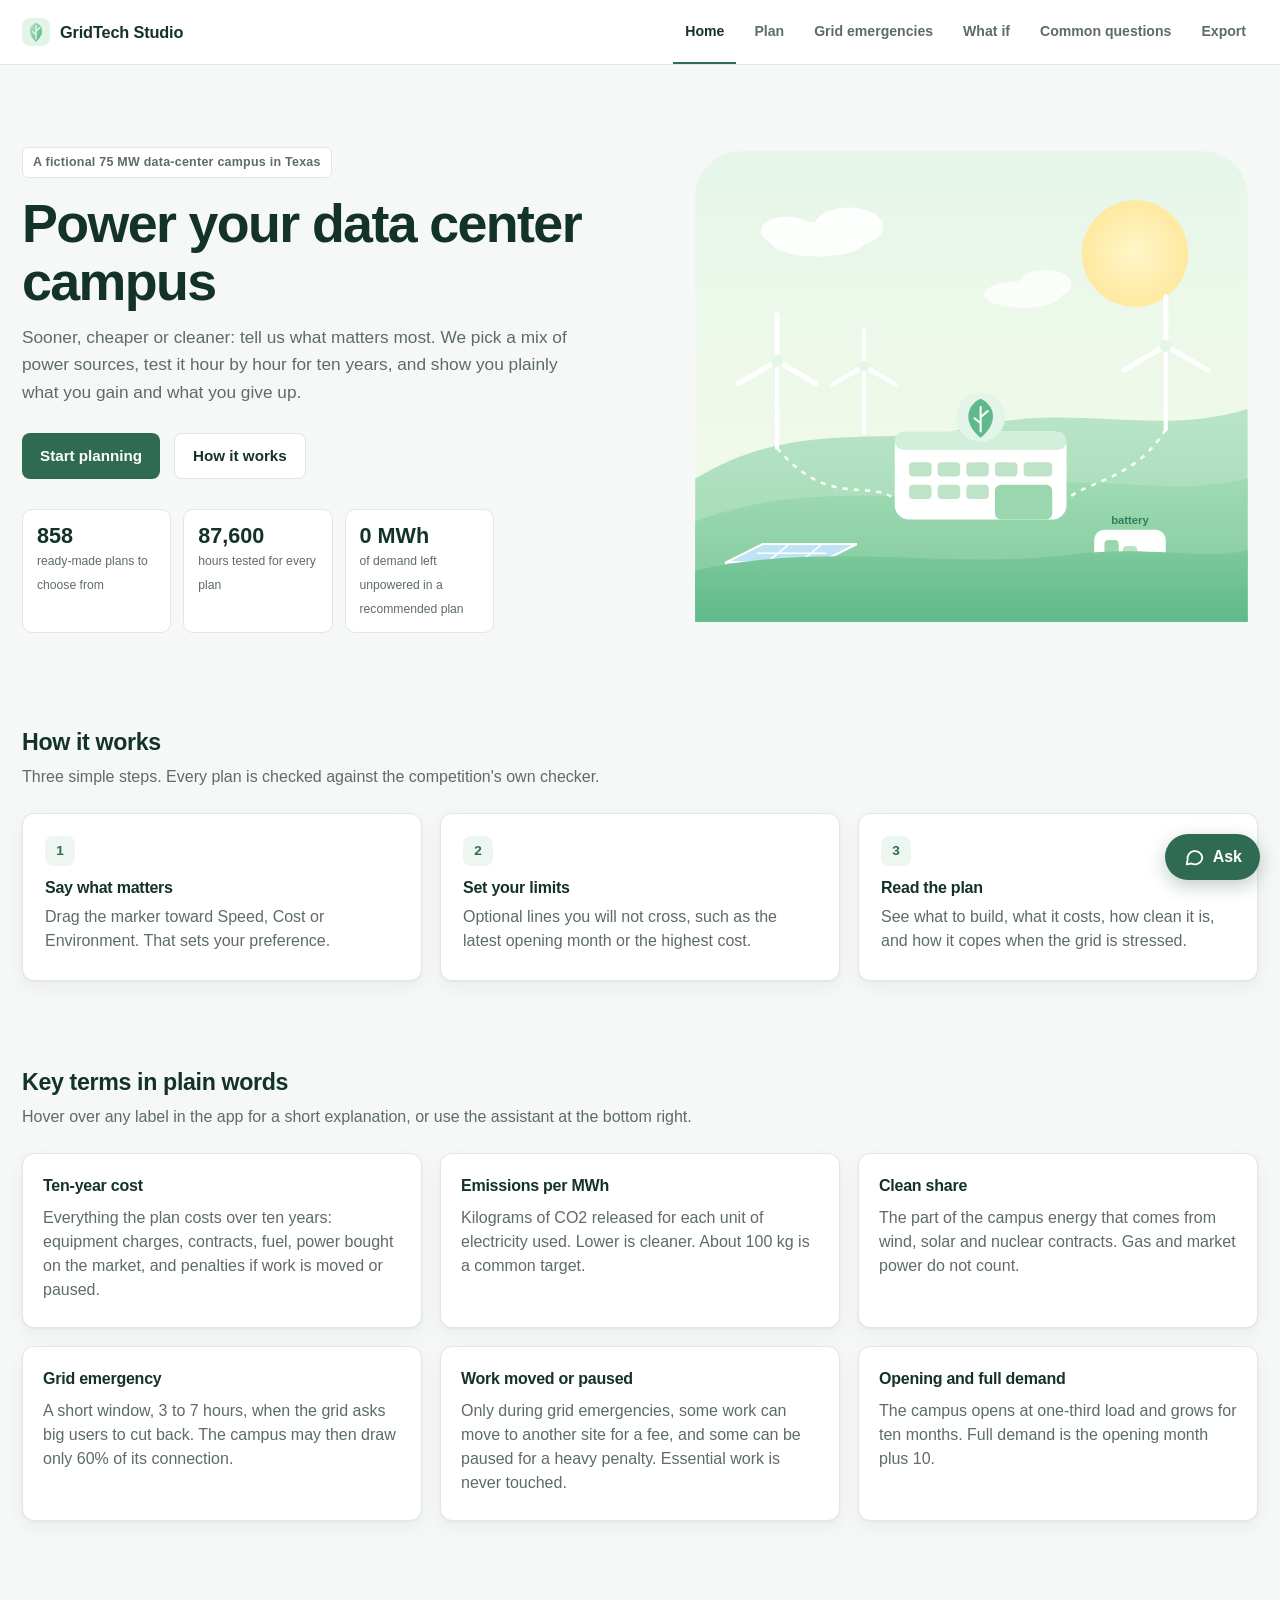
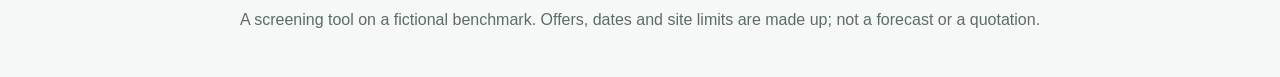
<file: gridtech/index.html>
<!doctype html>
<html lang="en">
<head>
<meta charset="utf-8">
<meta name="viewport" content="width=device-width,initial-scale=1">
<title>GridTech Studio: plan the power for a data-center campus</title>
<meta name="description" content="Say what matters most (speed, cost or climate) and get a power plan for a 75 MW data-center campus, checked hour by hour.">
<link rel="icon" href="data:image/svg+xml,%3Csvg xmlns='http://www.w3.org/2000/svg' viewBox='0 0 64 64'%3E%3Cpath d='M32 6C50 14 56 36 32 58 8 36 14 14 32 6z' fill='%235fb98a'/%3E%3C/svg%3E">
<meta http-equiv="Cache-Control" content="no-cache, no-store, must-revalidate">
<meta http-equiv="Pragma" content="no-cache">
<meta http-equiv="Expires" content="0">
<link rel="stylesheet" href="style.css?v=7">
</head>
<body>
<header class="nav"><div class="wrap">
  <a class="brand" href="#home"><svg viewBox="0 0 64 64"><defs><linearGradient id="lg1" x1="0" y1="0" x2="1" y2="1"><stop offset="0" stop-color="#b8e6c6"/><stop offset="1" stop-color="#4fb584"/></linearGradient></defs><rect width="64" height="64" rx="18" fill="#e3f5e8"/><path d="M32 10C48 17 53 36 32 54 11 36 16 17 32 10z" fill="url(#lg1)"/><path d="M32 18v30M32 30l9-8M32 38l-8-7" stroke="#fff" stroke-width="2.6" stroke-linecap="round" fill="none"/></svg>GridTech Studio</a>
  <nav class="tabs" id="tabs">
    <button data-tab="home">Home</button><button data-tab="studio">Plan</button><button data-tab="stress">Grid emergencies</button><button data-tab="scenarios">What if</button><button data-tab="questions">Common questions</button><button data-tab="export">Export</button>
  </nav>
</div></header>

<div class="tab" id="tab-home">
<section class="hero">
  <div class="wrap">
    <div>
      <span class="eyebrow">A fictional 75 MW data-center campus in Texas</span>
      <h1>Power your data center campus</h1>
      <p class="lead">Sooner, cheaper or cleaner: tell us what matters most. We pick a mix of power sources, test it hour by hour for ten years, and show you plainly what you gain and what you give up.</p>
      <div class="cta"><button class="btn primary" data-go="studio">Start planning</button><button class="btn ghost" data-go="how">How it works</button></div>
      <div class="statrow">
        <div class="stat"><b id="st3">-</b><span>ready-made plans to choose from</span></div>
        <div class="stat"><b>87,600</b><span>hours tested for every plan</span></div>
        <div class="stat"><b>0 MWh</b><span>of demand left unpowered in a recommended plan</span></div>
      </div>
    </div>
    <div class="scene">
      <svg viewBox="0 0 560 480" aria-hidden="true">
        <defs>
          <linearGradient id="sky" x1="0" y1="0" x2="0" y2="1"><stop offset="0" stop-color="#e6f6ea"/><stop offset="1" stop-color="#f6fbe9"/></linearGradient>
          <linearGradient id="h1" x1="0" y1="0" x2="0" y2="1"><stop offset="0" stop-color="#b9e5c6"/><stop offset="1" stop-color="#9ad5ae"/></linearGradient>
          <linearGradient id="h2" x1="0" y1="0" x2="0" y2="1"><stop offset="0" stop-color="#9fdab3"/><stop offset="1" stop-color="#7dc79a"/></linearGradient>
          <linearGradient id="h3" x1="0" y1="0" x2="0" y2="1"><stop offset="0" stop-color="#7cc99a"/><stop offset="1" stop-color="#5fb98a"/></linearGradient>
          <radialGradient id="sun" cx=".5" cy=".5" r=".5"><stop offset="0" stop-color="#fff6c8"/><stop offset="1" stop-color="#ffe9a0"/></radialGradient>
        </defs>
        <rect x="10" y="10" width="540" height="460" rx="44" fill="url(#sky)"/>
        <circle class="pulse" cx="440" cy="110" r="52" fill="url(#sun)"/>
        <g class="cloud" fill="#fff" opacity=".9"><ellipse cx="130" cy="96" rx="48" ry="17"/><ellipse cx="160" cy="84" rx="34" ry="19"/><ellipse cx="100" cy="88" rx="26" ry="14"/></g>
        <g class="cloud c2" fill="#fff" opacity=".8"><ellipse cx="330" cy="150" rx="38" ry="13"/><ellipse cx="352" cy="140" rx="26" ry="14"/></g>
        <path d="M10 330 C110 270 190 300 280 280 C380 255 460 290 550 262 V470 H10Z" fill="url(#h1)"/>
        <!-- turbines -->
        <g stroke="#fff" stroke-width="4" stroke-linecap="round">
          <line x1="90" y1="300" x2="90" y2="215"/><line x1="175" y1="285" x2="175" y2="220"/><line x1="470" y1="282" x2="470" y2="200"/></g>
        <g fill="#fff" stroke="#fff"><g class="blade"><path d="M90 215 L90 170 M90 215 L128 237 M90 215 L52 237" stroke-width="5" stroke-linecap="round"/></g>
          <g class="blade b2"><path d="M175 220 L175 184 M175 220 L206 238 M175 220 L144 238" stroke-width="4" stroke-linecap="round"/></g>
          <g class="blade b3"><path d="M470 200 L470 152 M470 200 L511 224 M470 200 L429 224" stroke-width="5" stroke-linecap="round"/></g></g>
        <circle cx="90" cy="215" r="6" fill="#e4f5ea"/><circle cx="175" cy="220" r="5" fill="#e4f5ea"/><circle cx="470" cy="200" r="6" fill="#e4f5ea"/>
        <path d="M10 372 C120 330 210 358 300 340 C400 322 470 350 550 330 V470 H10Z" fill="url(#h2)"/>
        <!-- data center -->
        <g transform="translate(205,262)">
          <rect x="0" y="22" width="168" height="86" rx="14" fill="#fff"/>
          <rect x="0" y="22" width="168" height="18" rx="9" fill="#d2efdb"/>
          <g fill="#bfe3c9"><rect x="14" y="52" width="22" height="14" rx="4"/><rect x="42" y="52" width="22" height="14" rx="4"/><rect x="70" y="52" width="22" height="14" rx="4"/><rect x="98" y="52" width="22" height="14" rx="4"/><rect x="126" y="52" width="28" height="14" rx="4"/>
            <rect x="14" y="74" width="22" height="14" rx="4"/><rect x="42" y="74" width="22" height="14" rx="4"/><rect x="70" y="74" width="22" height="14" rx="4"/></g>
          <rect x="98" y="74" width="56" height="34" rx="6" fill="#9bd7ae"/>
          <g class="pulse"><circle cx="84" cy="8" r="24" fill="#e3f5e8"/><path d="M84 -10C98 -4 102 14 84 28 66 14 70 -4 84 -10z" fill="#5fb98a"/><path d="M84 -2v24M84 8l7-6M84 14l-6-5" stroke="#fff" stroke-width="2" stroke-linecap="round"/></g>
        </g>
        <!-- solar -->
        <g transform="translate(40,372)" fill="#bfe3f4" stroke="#fff" stroke-width="2"><path d="M0 40 L36 22 L128 22 L92 40Z"/><path d="M0 40 L92 40 L92 52 L0 52Z" fill="#9ccbe4"/><path d="M30 31 L98 31 M62 22 L40 40 M94 22 L72 40" stroke="#fff" stroke-width="1.5" fill="none"/></g>
        <g transform="translate(400,380)"><rect x="0" y="0" width="70" height="46" rx="10" fill="#fff"/><rect x="10" y="10" width="14" height="26" rx="4" fill="#9bd7ae"/><rect x="28" y="16" width="14" height="20" rx="4" fill="#b9e5c6"/><rect x="46" y="22" width="14" height="14" rx="4" fill="#d2efdb"/><text x="35" y="-6" text-anchor="middle" font-size="11" font-weight="800" fill="#2f7d5b">battery</text></g>
        <path d="M10 420 C140 390 260 420 380 404 C450 395 510 410 550 400 V470 H10Z" fill="url(#h3)"/>
        <g stroke="#fff" stroke-width="2.5" fill="none" stroke-dasharray="5 6" opacity=".9"><path d="M90 300 C140 360 180 330 205 350"/><path d="M470 282 C440 330 400 330 373 350"/></g>
      </svg>
    </div>
  </div>
</section>
<section class="block" id="how"><div class="wrap">
  <div class="sec-head"><div><h2>How it works</h2><p>Three simple steps. Every plan is checked against the competition's own checker.</p></div></div>
  <div class="steps">
    <div class="step"><div class="n">1</div><h3>Say what matters</h3><p class="muted">Drag the marker toward Speed, Cost or Environment. That sets your preference.</p></div>
    <div class="step"><div class="n">2</div><h3>Set your limits</h3><p class="muted">Optional lines you will not cross, such as the latest opening month or the highest cost.</p></div>
    <div class="step"><div class="n">3</div><h3>Read the plan</h3><p class="muted">See what to build, what it costs, how clean it is, and how it copes when the grid is stressed.</p></div>
  </div>
</div></section>
<section class="block"><div class="wrap">
  <div class="sec-head"><div><h2>Key terms in plain words</h2><p>Hover over any label in the app for a short explanation, or use the assistant at the bottom right.</p></div></div>
  <div class="grid3" id="terms"></div>
</div></section>
</div>

<div class="tab" id="tab-studio"><div class="wrap">
  <div class="sec-head"><div><h2>Your power plan</h2><p>Drag the marker to say what matters. Set limits if you have hard lines. The plan updates instantly.</p></div><div id="busy" class="muted"></div></div>
  <div class="top">
    <div class="card tri-card">
      <h3>What matters most?</h3>
      <p class="what">Drag the marker toward a corner. The closer it is, the more that goal counts.</p>
      <svg class="tri" id="tri" viewBox="0 0 460 420"></svg>
      <div class="wchips" id="wchips"></div>
      <div class="presets" id="presets"></div>
    </div>
    <div class="card" id="limits"></div>
  </div>
  <details class="card" style="margin-top:14px"><summary><b>Advanced valuations</b> <span class="muted">(your own price on emissions and on opening sooner)</span></summary>
    <label class="valrng" style="grid-template-columns:1fr 120px 64px"><span>Climate hurdle: what you would pay to cut one tonne of CO2</span><input id="hurdle" type="range" min="0" max="400" step="10" value="100"><b id="hurdleV">$100/t</b></label>
    <div id="vals"></div>
  </details>
  <div class="resblock" style="margin-top:18px">
      <div class="card" id="resCard"><div id="res"><p class="muted">Loading...</p></div></div>
      <div class="grid2" style="margin-top:18px">
        <div class="card"><h3>Where your energy comes from</h3><p class="what">Share of all electricity the campus uses over ten years.</p><div id="donut"></div><div id="donutTip"></div></div>
        <div class="card"><h3>What gets built and how much land it uses</h3><p class="what">Size of each source. Only onsite equipment uses the 8 acres.</p><div id="capbars"></div><div id="capTip"></div></div>
      </div>
      <div class="card" style="margin-top:18px"><h3>Why isn't every source in the plan?</h3><p class="what">We tested adding one more block of each source to this exact plan and re-ran all 87,600 hours. These are real results, not estimates.</p><div id="addOne"></div><div id="addTip"></div></div>
      <div class="grid2" style="margin-top:18px">
        <div class="card"><h3>Cost and emissions year by year</h3><p class="what">Bars are yearly cost. The line is emissions per unit of energy.</p><div id="annual"></div><div id="annualTip"></div></div>
        <div class="card"><h3>What waiting would change</h3><p class="what">Cheapest and cleanest plans for each possible opening month.</p><div id="waiting"></div><div id="waitTip"></div></div>
      </div>
      <div class="card" style="margin-top:18px"><h3>Four customer archetypes</h3><p class="what">Each archetype is optimized separately with its own goal and rules from the framework. Load one to inspect it.</p><div id="demoBody"></div><div id="demoTip"></div></div>
    </div>
  </div>
</div></div>

<div class="tab" id="tab-stress"><div class="wrap">
  <div class="sec-head"><div><h2>Grid emergencies</h2><p>On seven short occasions each year the grid asks big users to cut back, and the campus may draw only 60% of its connection. Switch any one off to see what it costs the plan.</p></div></div>
  <div class="card" id="contCard" style="margin-bottom:18px"><p class="muted">Checking continuity...</p></div>
  <div class="card">
    <div class="whatif" id="whatif">What-if view: you changed the rules, so these numbers differ from the official benchmark. Exports still use the official model.</div>
    <div class="togrow" id="globalSw"></div>
    <div class="grid2" style="grid-template-columns:1.1fr 1fr;align-items:start">
      <div class="plist" id="plist"></div>
      <div><div id="trace"></div><div id="traceTip"></div><div id="stressTotals" style="margin-top:10px"></div></div>
    </div>
  </div>
</div></div>

<div class="tab" id="tab-scenarios"><div class="wrap">
  <div class="sec-head"><div><h2>What if things go wrong?</h2><p>The recommended plan is replayed in three worlds: a good year, the official data, and a bad year with a late grid connection, a heat wave and pricier gas.</p></div></div>
  <div id="scnBody"><div class="card"><p class="muted">Choose a plan on the Plan tab first.</p></div></div>
  <div class="card" id="stagedCard" style="margin-top:18px"></div>
</div></div>

<div class="tab" id="tab-questions"><div class="wrap">
  <div class="sec-head"><div><h2>Common questions, answered</h2><p>Seven questions a customer usually asks. Each has a button that sets up the Plan tab for you.</p></div></div>
  <div class="qgrid" id="qgrid"></div>
</div></div>

<div class="tab" id="tab-export"><div class="wrap">
  <div class="sec-head"><div><h2>Export and verify</h2><p>Download the plan in the official format and run the competition's own checker on it.</p></div></div>
  <div class="grid2"><div class="card" id="exportCard"></div><div class="card" id="ledgerCard"></div></div>
</div></div>

<footer><div class="wrap"><p>A screening tool on a fictional benchmark. Offers, dates and site limits are made up; not a forecast or a quotation.</p></div></footer>

<div id="assistant">
  <button id="asBtn" aria-label="Open assistant"><svg viewBox="0 0 24 24" width="22" height="22" fill="none" stroke="currentColor" stroke-width="2" stroke-linecap="round" stroke-linejoin="round"><path d="M21 12a8 8 0 0 1-11.6 7.1L4 20l1-4.6A8 8 0 1 1 21 12z"/></svg><span>Ask</span></button>
  <div id="asPanel" hidden>
    <div class="ash"><div><b>Assistant</b><small>Ask about any term or how this project works</small></div><button id="asClose" aria-label="Close">&times;</button></div>
    <div id="asMsgs"></div>
    <div id="asChips"></div>
    <form id="asForm"><input id="asIn" placeholder="Type a question" autocomplete="off"><button class="btn primary small" type="submit">Send</button></form>
  </div>
</div>
<script type="module" src="app.js?v=7"></script>
</body>
</html>
</file>
<file: gridtech/style.css>
:root{
  --bg:#f3faf4; --bg2:#eaf6ec; --mint:#dff3e4; --sage:#c5e6cf; --leaf:#9bd7ae; --fern:#5fb98a; --moss:#2f7d5b; --forest:#1f4d3a; --ink:#27443a; --muted:#6b8478;
  --cream:#fbfdf8; --pist:#e9f5cf; --aqua:#d3f0ea; --peach:#ffe8d6; --lilac:#e8e1f8; --butter:#fff3c9; --rose:#fde1e1; --sky:#dcecf9;
  --card:rgba(255,255,255,.82); --line:rgba(95,185,138,.22); --shadow:0 10px 30px rgba(60,120,90,.12); --r:22px;
  font-family: ui-rounded,"SF Pro Rounded","Nunito","Avenir Next",system-ui,-apple-system,"Segoe UI",sans-serif;
}
*{box-sizing:border-box} html{scroll-behavior:smooth}
body{margin:0;color:var(--ink);background:radial-gradient(1200px 600px at 8% -10%,#e2f6e6 0,transparent 60%),radial-gradient(900px 500px at 100% 10%,#e7f5d3 0,transparent 55%),var(--bg);line-height:1.5}
h1,h2,h3{font-weight:800;letter-spacing:-.02em;color:var(--forest);margin:0}
h2{font-size:clamp(1.5rem,2.4vw,2rem)} h3{font-size:1.05rem}
p{margin:.3rem 0}.muted{color:var(--muted)} small{color:var(--muted)}
button{font:inherit;cursor:pointer}
a{color:var(--moss)}
.wrap{max-width:1280px;margin:0 auto;padding:0 22px}

/* nav */
.nav{position:sticky;top:0;z-index:30;backdrop-filter:blur(14px);background:rgba(243,250,244,.78);border-bottom:1px solid var(--line)}
.nav .wrap{display:flex;align-items:center;gap:22px;height:64px}
.brand{display:flex;align-items:center;gap:10px;font-weight:800;color:var(--forest);font-size:1.12rem;text-decoration:none}
.brand svg{width:34px;height:34px}
.nav nav{display:flex;gap:6px;margin-left:auto;flex-wrap:wrap}
.nav nav a{padding:8px 13px;border-radius:999px;text-decoration:none;color:var(--ink);font-weight:600;font-size:.92rem}
.nav nav a:hover{background:var(--mint)}
.btn{display:inline-flex;align-items:center;gap:8px;padding:13px 22px;border-radius:999px;border:0;font-weight:800;text-decoration:none;transition:.2s;font-size:1rem}
.btn.primary{background:linear-gradient(135deg,#7fcf9c,#4fb584);color:#fff;box-shadow:0 10px 24px rgba(79,181,132,.38)}
.btn.primary:hover{transform:translateY(-2px);box-shadow:0 14px 30px rgba(79,181,132,.45)}
.btn.ghost{background:#fff;color:var(--moss);border:2px solid var(--sage)}
.btn.ghost:hover{background:var(--mint)}
.btn.small{padding:8px 14px;font-size:.88rem}
.btn.warn{background:linear-gradient(135deg,#ffd9a8,#f7b36e);color:#6b3a07}

/* hero */
.hero{position:relative;overflow:hidden;padding:64px 0 30px}
.hero .wrap{display:grid;grid-template-columns:1.05fr .95fr;gap:30px;align-items:center}
.eyebrow{display:inline-flex;gap:8px;align-items:center;padding:7px 14px;border-radius:999px;background:var(--pist);color:var(--moss);font-weight:700;font-size:.85rem;border:1px solid #d6eab4}
.hero h1{font-size:clamp(2.2rem,4.8vw,3.7rem);line-height:1.04;margin:18px 0 16px}
.hero h1 em{font-style:normal;background:linear-gradient(120deg,#5fb98a,#9bd7ae 60%,#cfe98b);-webkit-background-clip:text;background-clip:text;color:transparent}
.hero p.lead{font-size:1.15rem;color:#4b675b;max-width:560px}
.cta{display:flex;gap:14px;margin:26px 0 8px;flex-wrap:wrap}
.statrow{display:grid;grid-template-columns:repeat(4,1fr);gap:12px;margin-top:30px;max-width:640px}
.stat{background:var(--card);border:1px solid var(--line);border-radius:18px;padding:14px 14px 12px;box-shadow:var(--shadow)}
.stat b{display:block;font-size:1.5rem;color:var(--moss);line-height:1.1}.stat span{font-size:.78rem;color:var(--muted)}
.scene{position:relative}.scene>svg:first-child{width:100%;height:auto;filter:drop-shadow(0 20px 30px rgba(60,120,90,.18))}
.blade{transform-box:fill-box;transform-origin:center;animation:spin 7s linear infinite}.blade.b2{animation-duration:9s}.blade.b3{animation-duration:11s}
@keyframes spin{to{transform:rotate(360deg)}}
.cloud{animation:drift 22s ease-in-out infinite alternate}.cloud.c2{animation-duration:30s}
@keyframes drift{to{transform:translateX(34px)}}
.pulse{animation:pulse 2.8s ease-in-out infinite;transform-origin:center;transform-box:fill-box}
@keyframes pulse{50%{transform:scale(1.07)}}
.floatleaf{position:absolute;width:26px;opacity:.7;animation:fall 14s linear infinite}
@keyframes fall{0%{transform:translateY(-30px) rotate(0)}100%{transform:translateY(540px) rotate(360deg) translateX(40px)}}
.blob{position:absolute;border-radius:50%;filter:blur(50px);opacity:.55;z-index:-1}

/* sections */
section.block{padding:42px 0}
.sec-head{display:flex;align-items:end;justify-content:space-between;gap:20px;margin-bottom:20px;flex-wrap:wrap}
.sec-head p{max-width:680px;color:var(--muted)}
.steps{display:grid;grid-template-columns:repeat(3,1fr);gap:18px}
.step{background:var(--card);border:1px solid var(--line);border-radius:var(--r);padding:22px;box-shadow:var(--shadow)}
.step .n{width:42px;height:42px;border-radius:14px;background:var(--mint);display:grid;place-items:center;font-weight:800;color:var(--moss);margin-bottom:10px}
.step:nth-child(2) .n{background:var(--butter)}.step:nth-child(3) .n{background:var(--sky)}
.card{background:var(--card);border:1px solid var(--line);border-radius:var(--r);padding:20px;box-shadow:var(--shadow);backdrop-filter:blur(8px)}
.card h3{margin-bottom:8px;display:flex;gap:8px;align-items:center}
.grid2{display:grid;grid-template-columns:1fr 1fr;gap:18px}.grid3{display:grid;grid-template-columns:repeat(3,1fr);gap:18px}

/* studio */
.studio-grid{display:grid;grid-template-columns:minmax(360px,450px) minmax(0,1fr);gap:20px;align-items:start}.studio-grid>*,.grid2>*,.grid3>*{min-width:0}
.sticky{position:sticky;top:78px}
.tri-card{background:linear-gradient(160deg,#fff,#f0f9f1)}
svg.tri{width:100%;height:auto;touch-action:none;user-select:none}
.tri .gridl{stroke:#b9dcc5;stroke-width:1}.tri .gridl.m{stroke:#98cdaa;stroke-width:1.3}
.tri .vlabel{font-weight:800;font-size:16px;fill:var(--forest)}.tri .vsub{font-size:12px;fill:var(--muted)}
.tri .tk{font-size:9px;fill:#8aa89a}
#leaf{cursor:grab;transition:transform .05s}#leaf.drag{cursor:grabbing}
.ghost-dot{fill:none;stroke:#e0826f;stroke-width:2;stroke-dasharray:4 3}
.wchips{display:flex;gap:8px;justify-content:center;margin:6px 0 10px;flex-wrap:wrap}
.chipw{padding:6px 12px;border-radius:999px;font-weight:700;font-size:.85rem}
.chipw.s{background:var(--butter)}.chipw.c{background:var(--sky)}.chipw.e{background:var(--mint)}
.presets{display:flex;gap:8px;flex-wrap:wrap;justify-content:center}
.pill{padding:7px 13px;border-radius:999px;border:1.5px solid var(--sage);background:#fff;color:var(--moss);font-weight:700;font-size:.85rem}
.pill:hover,.pill.on{background:var(--mint)}
.boxes{display:grid;gap:12px;margin-top:14px}
.box{background:#fff;border:1.5px solid var(--sage);border-radius:18px;padding:12px 14px;transition:.2s}
.box:focus-within{border-color:var(--fern);box-shadow:0 0 0 4px rgba(95,185,138,.18)}
.box.user{background:linear-gradient(180deg,#fff,#f4fbef)}
.box label{display:flex;justify-content:space-between;align-items:center;font-weight:800;font-size:.92rem;color:var(--forest)}
.box .row{display:flex;gap:8px;align-items:center;margin-top:8px;flex-wrap:wrap}.box input[type=number]{min-width:90px!important}
section,main,.hero{scroll-margin-top:72px}aside{min-width:0}
.box input[type=number]{flex:1;min-width:0;border:0;background:var(--bg);border-radius:12px;padding:10px 12px;font:inherit;font-weight:700;font-size:1.05rem;color:var(--forest);outline:none}
.box select{border:0;background:var(--bg);border-radius:12px;padding:10px;font:inherit;font-weight:600;color:var(--ink)}
.seg{display:inline-flex;background:var(--bg2);border-radius:999px;padding:3px}
.seg button{border:0;background:transparent;border-radius:999px;padding:5px 11px;font-weight:700;font-size:.78rem;color:var(--muted)}
.seg button.on{background:#fff;color:var(--moss);box-shadow:0 2px 6px rgba(0,0,0,.08)}
.tag{font-size:.7rem;font-weight:800;padding:2px 8px;border-radius:999px}
.tag.auto{background:var(--aqua);color:#1d6b62}.tag.user{background:var(--pist);color:#52701a}
.box .hint{font-size:.78rem;color:var(--muted);margin-top:6px}
.kpis{display:grid;grid-template-columns:repeat(4,minmax(0,1fr));gap:10px}
.kpi{border-radius:18px;padding:13px 14px;background:var(--mint)}
.kpi:nth-child(2n){background:var(--pist)}.kpi:nth-child(3n){background:var(--aqua)}.kpi:nth-child(5n){background:var(--butter)}
.kpi span{font-size:.74rem;color:#4f6c5f;font-weight:700;text-transform:uppercase;letter-spacing:.04em}
.kpi b{display:block;font-size:1.3rem;color:var(--forest);line-height:1.2}.kpi small{display:block}
.verdict{border-radius:20px;padding:16px 18px;margin-top:14px;display:flex;gap:14px;align-items:flex-start}
.verdict.efficient{background:linear-gradient(135deg,#dcf3e2,#eaf8d8);border:1px solid #bfe4c9}
.verdict.pivot{background:linear-gradient(135deg,#fff1c9,#ffe3d0);border:1px solid #f5d79a}
.verdict.weak{background:linear-gradient(135deg,#fde3e3,#ffe9d6);border:1px solid #f3bcbc}
.verdict .ico{font-size:2rem;line-height:1}
.ladder{display:grid;gap:8px;margin-top:10px}
.lstep{display:grid;grid-template-columns:1fr auto;gap:8px;align-items:center;background:#fff;border-radius:14px;padding:10px 12px;border:1px solid var(--line)}
.lstep b{color:var(--moss)}
.caps-line{display:flex;flex-wrap:wrap;gap:6px;margin-top:8px}
.cpill{padding:4px 10px;border-radius:999px;font-size:.8rem;font-weight:700;color:#244034}
ul.why{margin:.5rem 0 0;padding-left:1.1rem;color:#3e5a4e}ul.why li{margin:.25rem 0}

/* charts */
svg.chart{width:100%;height:auto}.chart .gl{stroke:#dcebe0;stroke-width:1}.chart .ax{font-size:10px;fill:#789185}.chart .ct{font-size:11.5px;font-weight:800;fill:var(--forest)}.chart .bv{font-size:10px;font-weight:800;fill:var(--forest)}
.donutwrap{display:grid;grid-template-columns:260px 1fr;gap:18px;align-items:center}
.donut .seg{transition:.2s;transform-origin:130px 130px}.donut .seg:hover{transform:scale(1.04)}
.dn-big{font-size:34px;font-weight:900;fill:var(--forest)}.dn-sm{font-size:12px;font-weight:700;fill:var(--moss)}.dn-xs{font-size:10px;fill:var(--muted)}
.lg{display:grid;grid-template-columns:14px 1fr auto 64px;gap:8px;align-items:center;padding:5px 0;font-size:.9rem;border-bottom:1px dashed var(--line)}
.lg i{width:12px;height:12px;border-radius:5px}.lg small{text-align:right}
.legend.inline{display:flex;gap:12px;flex-wrap:wrap;font-size:.78rem;margin-top:4px}.legend.inline i{display:inline-block;width:10px;height:10px;border-radius:4px;margin-right:4px}
.capbars{display:grid;gap:9px}.caprow{display:grid;grid-template-columns:150px 1fr 120px 98px;gap:10px;align-items:center;font-size:.88rem}
.captrack{background:var(--bg2);border-radius:99px;height:16px;overflow:hidden}.capfill{height:100%;border-radius:99px}
.chip{font-style:normal;font-size:.72rem;font-weight:800;padding:3px 8px;border-radius:999px;text-align:center}.chip.on{background:var(--peach)}.chip.off{background:var(--sky)}
.landmeter{margin-top:8px;background:#fff;border-radius:16px;padding:12px;border:1px solid var(--line)}
.lmhead{display:flex;justify-content:space-between}.lmbar{display:flex;height:20px;border-radius:99px;overflow:hidden;background:var(--bg2);margin:8px 0}.lmbar div{height:100%}.lmfree{flex:1}

/* switches */
.sw{position:relative;display:inline-block;width:46px;height:26px;flex:none}
.sw input{opacity:0;width:0;height:0}.sw span{position:absolute;inset:0;background:#d7e4dc;border-radius:99px;transition:.25s;cursor:pointer}
.sw span:before{content:"";position:absolute;width:20px;height:20px;left:3px;top:3px;background:#fff;border-radius:50%;transition:.25s;box-shadow:0 2px 5px rgba(0,0,0,.2)}
.sw input:checked+span{background:linear-gradient(135deg,#7fcf9c,#4fb584)}.sw input:checked+span:before{transform:translateX(20px)}
.prow{display:grid;grid-template-columns:auto 1.2fr 2fr;gap:14px;align-items:center;padding:12px;border-radius:16px;background:#fff;border:1.5px solid var(--line);cursor:pointer;transition:.2s}
.prow:hover{border-color:var(--leaf)}.prow.sel{border-color:var(--fern);background:#f4fbf5}.prow.off{opacity:.62}
.prow .nm b{display:block}.prow .nm small{display:block}
.resp{display:flex;gap:6px;flex-wrap:wrap;justify-content:flex-end}
.rchip{padding:3px 9px;border-radius:99px;font-size:.74rem;font-weight:800}
.plist{display:grid;gap:9px}
.whatif{background:var(--butter);border:1px solid #f1dc92;border-radius:14px;padding:9px 14px;font-weight:700;color:#7a5a07;margin-bottom:12px;display:none}
.whatif.show{display:block}
.stepper{display:inline-flex;align-items:center;gap:8px;background:#fff;border:1.5px solid var(--sage);border-radius:99px;padding:4px 6px}
.stepper button{width:30px;height:30px;border-radius:50%;border:0;background:var(--mint);font-weight:900;color:var(--moss)}.stepper b{min-width:68px;text-align:center}
.togrow{display:flex;gap:18px;flex-wrap:wrap;align-items:center;margin-bottom:14px}
.togrow label{display:flex;align-items:center;gap:8px;font-weight:700}

/* scenarios */
.scn{display:grid;grid-template-columns:repeat(3,1fr);gap:14px;margin-bottom:16px}
.scard{border-radius:20px;padding:16px;border:1px solid var(--line)}
.scard.best{background:linear-gradient(160deg,#e0f6e6,#f1fae3)}.scard.baseline{background:linear-gradient(160deg,#e1effb,#eef6fd)}.scard.worst{background:linear-gradient(160deg,#fde3e6,#fff0e3)}
.scard h3{display:flex;justify-content:space-between}.scard .big{font-size:1.5rem;font-weight:900;color:var(--forest)}
.scard ul{list-style:none;padding:0;margin:8px 0 0;font-size:.88rem}.scard li{display:flex;justify-content:space-between;padding:3px 0;border-bottom:1px dashed rgba(0,0,0,.08)}
.guard{border-radius:22px;padding:20px 22px;display:flex;gap:18px;align-items:center;margin-top:16px}
.guard.ok{background:linear-gradient(135deg,#d9f4e1,#eafad6);border:2px solid #9bd7ae}.guard.bad{background:linear-gradient(135deg,#fde2e2,#ffeed9);border:2px solid #f0a0a8}
.guard .tick{width:62px;height:62px;border-radius:50%;display:grid;place-items:center;font-size:2rem;color:#fff;flex:none}
.guard.ok .tick{background:linear-gradient(135deg,#6cc796,#3fa575)}.guard.bad .tick{background:linear-gradient(135deg,#f0838d,#d9505d)}
.guard b.t{font-size:1.15rem;color:var(--forest)}
.zonekey{display:flex;gap:12px;flex-wrap:wrap;font-size:.8rem;margin:6px 0}.zonekey i{display:inline-block;width:12px;height:12px;border-radius:4px;margin-right:5px;vertical-align:middle}

/* questions */
.qgrid{display:grid;grid-template-columns:repeat(auto-fill,minmax(340px,1fr));gap:16px}
.qcard{background:#fff;border:1px solid var(--line);border-radius:20px;padding:18px;display:flex;flex-direction:column;gap:8px;box-shadow:var(--shadow)}
.qcard .qn{width:32px;height:32px;border-radius:11px;background:var(--mint);font-weight:900;color:var(--moss);display:grid;place-items:center}
.qcard .ans{font-size:.93rem;color:#3d584c}.qcard .ans b{color:var(--forest)}.qcard .btn{align-self:flex-start;margin-top:auto}
table.t{width:100%;border-collapse:collapse;font-size:.88rem}table.t th{text-align:left;font-size:.74rem;text-transform:uppercase;letter-spacing:.04em;color:var(--muted);padding:8px 10px}
table.t td{padding:9px 10px;border-top:1px solid var(--line)}table.t tr.cur td{background:var(--mint)}
.code{background:#18372c;color:#d6f5e2;border-radius:16px;padding:14px;font-family:ui-monospace,Menlo,monospace;font-size:.82rem;overflow:auto;max-height:300px}
.loading{opacity:.55;transition:.2s}.spin{display:inline-block;width:14px;height:14px;border:2px solid var(--sage);border-top-color:var(--moss);border-radius:50%;animation:spin 1s linear infinite;vertical-align:-2px}
.reveal{opacity:0;transform:translateY(18px);transition:.7s}.reveal.in{opacity:1;transform:none}
footer{padding:40px 0;color:var(--muted);text-align:center}
@media(max-width:980px){.hero .wrap,.studio-grid,.grid2,.grid3,.steps,.scn{grid-template-columns:1fr}.kpis{grid-template-columns:repeat(2,1fr)}.sticky{position:static}.statrow{grid-template-columns:repeat(2,1fr)}.donutwrap{grid-template-columns:1fr}.caprow{grid-template-columns:110px 1fr}.caprow b,.caprow em{grid-column:2}.prow{grid-template-columns:auto 1fr}.prow .resp{grid-column:1/3;justify-content:flex-start}}

.scene{position:relative}.floatleaf{pointer-events:none}
.card{overflow:hidden}
table.t{display:block;overflow-x:auto}

input[type=range]{-webkit-appearance:none;appearance:none;height:8px;border-radius:99px;background:linear-gradient(90deg,#cfeedb,#e9f5cf);outline:none}
input[type=range]::-webkit-slider-thumb{-webkit-appearance:none;width:22px;height:22px;border-radius:50%;background:linear-gradient(135deg,#8fd9ab,#4fb584);border:3px solid #fff;box-shadow:0 2px 8px rgba(47,125,91,.4);cursor:pointer}
input[type=range]::-moz-range-thumb{width:18px;height:18px;border-radius:50%;background:#4fb584;border:3px solid #fff}
.valrow{display:flex;gap:10px;align-items:center;flex-wrap:wrap;margin-top:10px;font-weight:700}
.valrow input[type=number]{width:70px;border:0;background:var(--bg);border-radius:10px;padding:7px 9px;font:inherit;font-weight:800;color:var(--forest)}
.valrng{display:grid;grid-template-columns:1fr 120px 64px;gap:10px;align-items:center;margin-top:10px;font-weight:700;font-size:.92rem}
@media(max-width:760px){.hero h1{font-size:2rem}}

/* ---- tabs, minimal navigation */
.tab{display:none}.tab.on{display:block;animation:fade .25s ease}
@keyframes fade{from{opacity:0;transform:translateY(6px)}to{opacity:1;transform:none}}
.tabs{display:flex;gap:2px;margin-left:auto;background:var(--bg2);border-radius:999px;padding:4px}
.tabs button{border:0;background:transparent;padding:8px 14px;border-radius:999px;font-weight:700;font-size:.9rem;color:var(--muted)}
.tabs button:hover{color:var(--forest)}.tabs button.on{background:#fff;color:var(--moss);box-shadow:0 2px 8px rgba(60,120,90,.15)}
#tab-studio,#tab-stress,#tab-scenarios,#tab-questions,#tab-extensions,#tab-export{padding:34px 0 20px}
.what{color:var(--muted);font-size:.88rem;margin:0 0 10px}
.insight{margin:12px 0 0;padding:10px 14px;border-radius:14px;background:var(--pist);border:1px solid #dcebb4;font-size:.9rem;line-height:1.45}
.insight span{font-weight:800;color:var(--moss);margin-right:6px}
i.dot{display:inline-block;width:10px;height:10px;border-radius:50%;margin-right:5px;vertical-align:baseline}
.summary{font-size:1.08rem;line-height:1.55;margin:10px 0 0;color:var(--forest)}
.kpi[title]{cursor:help}
details>summary{cursor:pointer;list-style:none}details>summary::-webkit-details-marker{display:none}
details>summary:after{content:"+";float:right;color:var(--moss);font-weight:900}details[open]>summary:after{content:"-"}

/* ---- priority limits */
.lim-row{padding:12px 0;border-top:1px solid var(--line)}.lim-row:first-of-type{border-top:0}
.lim-top{display:flex;justify-content:space-between;align-items:center;gap:8px;margin-bottom:6px}
.lim-top b{color:var(--forest)}
.lim-top select{border:1.5px solid var(--sage);background:#fff;border-radius:10px;padding:5px 8px;font:inherit;font-size:.85rem;color:var(--ink);max-width:62%}
.lim-read{font-size:.82rem;color:var(--muted);display:flex;justify-content:space-between;margin-bottom:2px;min-height:1.2em}
.lim-read b{color:var(--moss)}
.track{position:relative;height:30px;touch-action:none;cursor:pointer}
.track .base{position:absolute;left:0;right:0;top:11px;height:8px;border-radius:99px;background:#dfe6e2}
.track .acc{position:absolute;top:11px;height:8px;border-radius:99px;background:linear-gradient(90deg,#6aa8e0,#8fc0ee)}
.track .hdl{position:absolute;top:4px;width:22px;height:22px;margin-left:-11px;border-radius:50%;background:#fff;border:3px solid #4f93d6;box-shadow:0 2px 6px rgba(0,0,0,.2);cursor:grab}
.track .rec{position:absolute;top:8px;width:14px;height:14px;margin-left:-7px;border-radius:50%;background:#111;border:2px solid #fff;box-shadow:0 1px 4px rgba(0,0,0,.4);pointer-events:none;z-index:2}
.lim-ends{display:flex;justify-content:space-between;font-size:.74rem;color:var(--muted)}
.lim-legend{display:flex;gap:14px;flex-wrap:wrap;font-size:.76rem;color:var(--muted);margin-top:10px;padding-top:10px;border-top:1px solid var(--line)}
.lim-legend i{display:inline-block;vertical-align:middle;margin-right:5px}.lg-g{width:22px;height:7px;border-radius:9px;background:#dfe6e2}.lg-b{width:22px;height:7px;border-radius:9px;background:#6aa8e0}.lg-d{width:11px;height:11px;border-radius:50%;background:#111}
.lim-note{background:var(--butter);border-radius:10px;padding:7px 10px;font-size:.8rem;margin-top:8px}
.relax{display:grid;gap:8px;margin-top:10px}.relax .lstep{grid-template-columns:1fr auto}

/* ---- assistant */
#assistant{position:fixed;right:20px;bottom:20px;z-index:60}
#asBtn{display:flex;gap:8px;align-items:center;border:0;border-radius:999px;padding:13px 20px;font-weight:800;color:#fff;background:linear-gradient(135deg,#7fcf9c,#4fb584);box-shadow:0 10px 26px rgba(47,125,91,.4)}
#asPanel{position:absolute;right:0;bottom:62px;width:min(380px,calc(100vw - 32px));height:min(540px,calc(100vh - 110px));background:#fff;border-radius:22px;box-shadow:0 20px 50px rgba(30,80,55,.28);border:1px solid var(--line);display:flex;flex-direction:column;overflow:hidden}
#asPanel[hidden]{display:none}
.ash{display:flex;justify-content:space-between;align-items:center;padding:14px 16px;background:linear-gradient(135deg,#e1f5e7,#eef8d9)}
.ash small{display:block;color:var(--muted);font-size:.78rem}.ash button{border:0;background:transparent;font-size:1.6rem;line-height:1;color:var(--muted)}
#asMsgs{flex:1;overflow:auto;padding:14px;display:flex;flex-direction:column;gap:10px;background:#fbfdfb}
.msg{max-width:88%;padding:10px 13px;border-radius:16px;font-size:.92rem;line-height:1.45}
.msg.bot{background:var(--mint);align-self:flex-start;border-bottom-left-radius:5px}.msg.me{background:#e4eefa;align-self:flex-end;border-bottom-right-radius:5px}
.msg small{display:block;margin-top:5px;color:var(--muted)}
#asChips{display:flex;gap:6px;flex-wrap:wrap;padding:0 14px 8px;background:#fbfdfb}
#asChips button{border:1.5px solid var(--sage);background:#fff;color:var(--moss);border-radius:999px;padding:5px 11px;font-size:.78rem;font-weight:700}
#asForm{display:flex;gap:8px;padding:10px 12px;border-top:1px solid var(--line)}
#asForm input{flex:1;border:1.5px solid var(--sage);border-radius:999px;padding:9px 14px;font:inherit;outline:none}
#asForm input:focus{border-color:var(--fern)}
@media(max-width:900px){.tabs{overflow-x:auto;max-width:70vw}.tabs button{white-space:nowrap}.nav .wrap{gap:10px}}

.top{display:grid;grid-template-columns:minmax(340px,470px) minmax(0,1fr);gap:18px;align-items:start}.top>*{min-width:0}
@media(max-width:980px){.top{grid-template-columns:1fr}}

.lg.off,.caprow.off{opacity:.5}.lg.off small{font-size:.72rem}
.addt td b.good{color:#2f7d5b}.addt td b.bad{color:#b8323f}


/* ===================== Professional theme (overrides everything above) ===================== */
:root{
  --bg:#f6f8f7; --bg2:#eef2f0; --ink:#1d2b25; --forest:#13322a; --muted:#5d6c65; --line:#e1e7e3; --card:#fff;
  --moss:#2e6b52; --fern:#3b8a66; --leaf:#8cc4a5; --mint:#eef6f1; --pist:#f3f7ee; --aqua:#eef5f4; --butter:#fbf7ea; --sky:#eef3f9; --peach:#fbf2ea; --rose:#fbf0f0;
  --shadow:0 1px 2px rgba(15,40,30,.05),0 6px 18px rgba(15,40,30,.05); --r:12px;
  font-family:Inter,"SF Pro Text",-apple-system,BlinkMacSystemFont,"Segoe UI",Roboto,"Helvetica Neue",Arial,sans-serif;
}
body{background:var(--bg);color:var(--ink);-webkit-font-smoothing:antialiased}
h1,h2,h3{font-weight:650;letter-spacing:-.015em;color:var(--forest)}
h2{font-size:1.45rem}h3{font-size:1rem}
.muted,.what,small{color:var(--muted)}
.blob,.floatleaf{display:none!important}
/* nav + tabs */
.nav{background:rgba(255,255,255,.94);border-bottom:1px solid var(--line);backdrop-filter:saturate(1.2) blur(8px)}
.brand{font-weight:700;font-size:1.02rem;letter-spacing:-.01em}.brand svg{width:28px;height:28px}
.tabs{background:transparent;padding:0;gap:2px;border-radius:0}
.tabs button{border-radius:0;padding:21px 12px 19px;border-bottom:2px solid transparent;font-weight:550;font-size:.88rem;color:var(--muted)}
.tabs button:hover{color:var(--forest);background:transparent}
.tabs button.on{background:transparent;box-shadow:none;color:var(--forest);border-bottom-color:var(--moss);font-weight:650}
/* hero */
.hero{padding:76px 0 44px}
.hero h1{font-size:clamp(2.3rem,4.2vw,3.4rem);line-height:1.08;font-weight:700;letter-spacing:-.03em;margin:16px 0 14px}
.hero h1 em{background:none;-webkit-text-fill-color:currentColor;color:var(--moss);font-style:normal}
.hero p.lead{font-size:1.08rem;color:var(--muted);line-height:1.6}
.eyebrow{background:#fff;border:1px solid var(--line);color:var(--muted);font-weight:600;font-size:.78rem;border-radius:6px;padding:5px 10px;letter-spacing:.02em}
.scene>svg:first-child{filter:none;border-radius:16px}
.pulse{animation:none}.blade{animation-duration:16s}.blade.b2{animation-duration:20s}.blade.b3{animation-duration:24s}
.stat{border-radius:10px;box-shadow:none;border:1px solid var(--line);background:#fff}
.stat b{color:var(--forest);font-weight:650;font-size:1.35rem}.stat span{font-size:.76rem}
/* buttons */
.btn{border-radius:8px;font-weight:600;padding:11px 18px;font-size:.95rem}
.btn.primary{background:var(--moss);box-shadow:none;color:#fff}.btn.primary:hover{background:#245a44;transform:none;box-shadow:none}
.btn.ghost{background:#fff;border:1px solid var(--line);color:var(--forest)}.btn.ghost:hover{background:var(--bg2)}
.btn.small{padding:7px 12px;font-size:.84rem}
.btn.warn{background:#fff8ea;color:#6e4708;border:1px solid #ecd9ae}
/* cards */
.card,.step,.qcard{background:#fff;border:1px solid var(--line);border-radius:var(--r);box-shadow:var(--shadow);backdrop-filter:none}
.step .n{width:30px;height:30px;border-radius:8px;background:var(--mint)!important;color:var(--moss);font-size:.85rem}
.tri-card{background:#fff}
/* triangle chips + presets */
.chipw{border-radius:6px;font-weight:600;font-size:.8rem;background:#f5f7f6!important;color:var(--ink);border:1px solid var(--line)}
.chipw.s{box-shadow:inset 3px 0 #d9a93a}.chipw.c{box-shadow:inset 3px 0 #5b8fcf}.chipw.e{box-shadow:inset 3px 0 #3b8a66}
.pill{border-radius:6px;border:1px solid var(--line);font-weight:600;color:var(--forest);background:#fff;font-size:.82rem}
.pill:hover,.pill.on{background:var(--bg2)}
.tri .vlabel{font-weight:650;font-size:15px}
/* results */
.summary{font-size:1.02rem;color:var(--ink)}
.kpi{background:#fff!important;border:1px solid var(--line);border-radius:10px;padding:12px 14px}
.kpi span{color:var(--muted);font-weight:600;font-size:.68rem;letter-spacing:.05em}
.kpi b{font-weight:650;font-size:1.22rem;color:var(--forest)}
.tag{border-radius:4px;font-weight:600;font-size:.68rem;padding:2px 7px}
.cpill{border-radius:6px;font-weight:600;background:#f6f8f7!important;border:1px solid var(--line);font-size:.78rem}
.verdict{border-radius:10px;padding:14px 16px}
.verdict.efficient{background:#f2f8f4;border:1px solid #d3e7da}.verdict.pivot{background:#fdf9ee;border:1px solid #efe1b9}.verdict.weak{background:#fcf3f2;border:1px solid #efd2cf}
.lstep{border-radius:8px;border:1px solid var(--line)}
.insight{border-radius:8px;background:#f6f9f7;border:0;border-left:3px solid var(--moss);font-size:.88rem;color:var(--ink)}
.insight span{color:var(--moss);font-weight:700;text-transform:uppercase;font-size:.68rem;letter-spacing:.07em;margin-right:8px}
ul.why{color:var(--ink)}
/* charts */
.chart .ct{font-weight:650}.chart .bv{font-weight:650}.dn-big{font-weight:700;font-size:30px}.dn-sm{font-weight:600}
.captrack{height:12px}.chip{border-radius:4px;font-weight:600}.landmeter{border-radius:10px}
/* limits */
.lim-top select{border:1px solid var(--line);border-radius:6px}
.track .hdl{border-width:2px}
.lim-note{border-radius:6px}
/* switches, steppers, ranges */
.sw input:checked+span{background:var(--moss)}
.stepper{border-radius:8px;border:1px solid var(--line)}.stepper button{border-radius:6px;background:var(--bg2)}
input[type=range]{height:6px;background:#e2e8e4}
input[type=range]::-webkit-slider-thumb{width:18px;height:18px;background:var(--moss);border:2px solid #fff;box-shadow:0 1px 4px rgba(0,0,0,.25)}
/* grid emergencies */
.prow{border-radius:8px;border:1px solid var(--line)}.prow.sel{border-color:var(--moss);background:#f7faf8}
.rchip{border-radius:4px;font-weight:600}
.whatif{border-radius:8px;font-weight:600}
/* scenarios */
.scard{border-radius:10px;background:#fff!important;border:1px solid var(--line);border-top:3px solid}
.scard.best{border-top-color:#3b8a66}.scard.baseline{border-top-color:#5b8fcf}.scard.worst{border-top-color:#c9545f}
.scard .big{font-weight:650}
.guard{border-radius:10px;padding:16px 18px}.guard.ok{background:#f2f8f4;border:1px solid #d3e7da}.guard.bad{background:#fcf3f2;border:1px solid #efd2cf}
.guard .tick{width:42px;height:42px;font-size:1.2rem}.guard.ok .tick{background:var(--moss)}.guard.bad .tick{background:#c9545f}
.guard b.t{font-size:1.02rem}
/* questions */
.qcard .qn{border-radius:6px;width:28px;height:28px;font-size:.85rem;background:var(--mint)}
/* tables, code */
table.t th{font-weight:600}table.t tr.cur td{background:#f3f8f5}
.code{border-radius:8px;background:#15241e}
/* assistant */
#asBtn{background:var(--moss);box-shadow:0 6px 18px rgba(20,60,45,.25);padding:11px 18px;font-weight:600}
#asPanel{border-radius:12px;box-shadow:0 16px 40px rgba(20,50,40,.18)}
.ash{background:#f6f9f7;border-bottom:1px solid var(--line)}
.msg{border-radius:10px}.msg.bot{background:#f1f6f3}.msg.me{background:#eef3f9}
#asChips button{border-radius:6px;border:1px solid var(--line);font-weight:600}
#asForm input{border-radius:8px;border:1px solid var(--line)}
</file>
